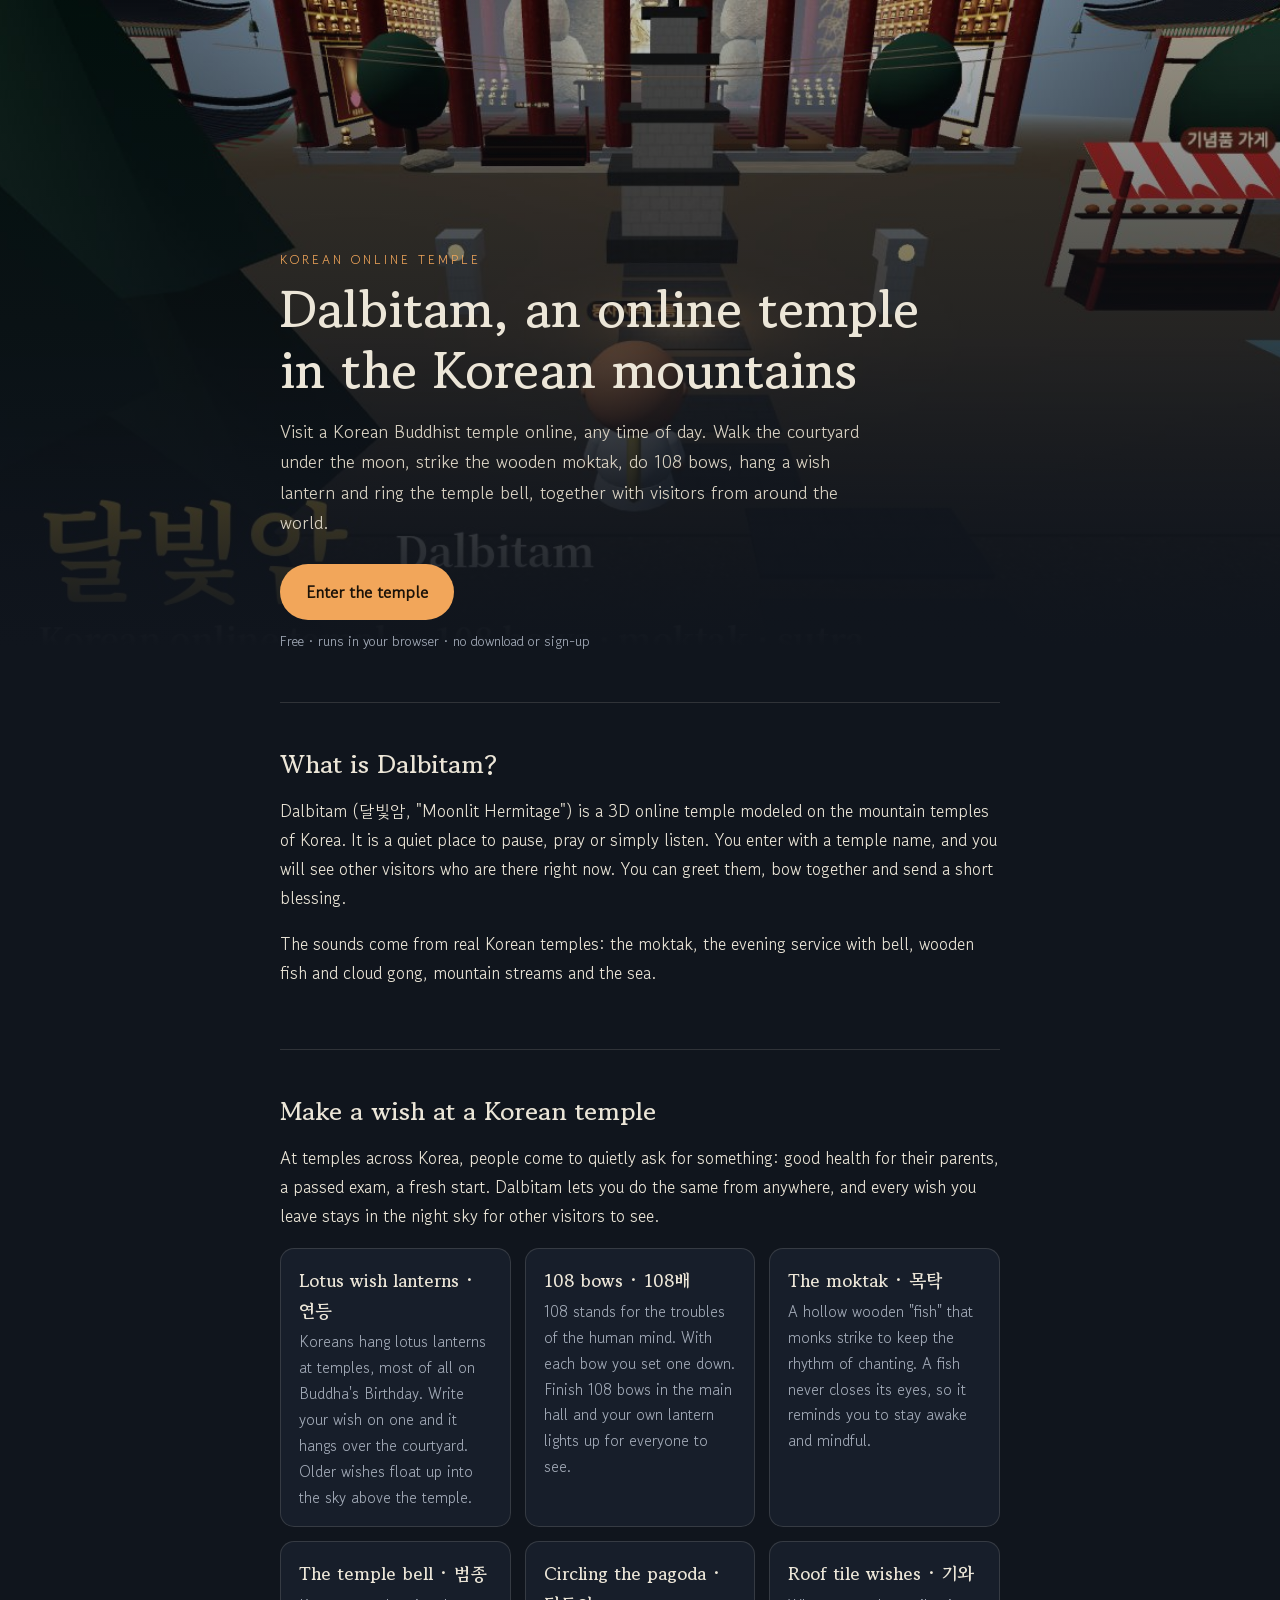
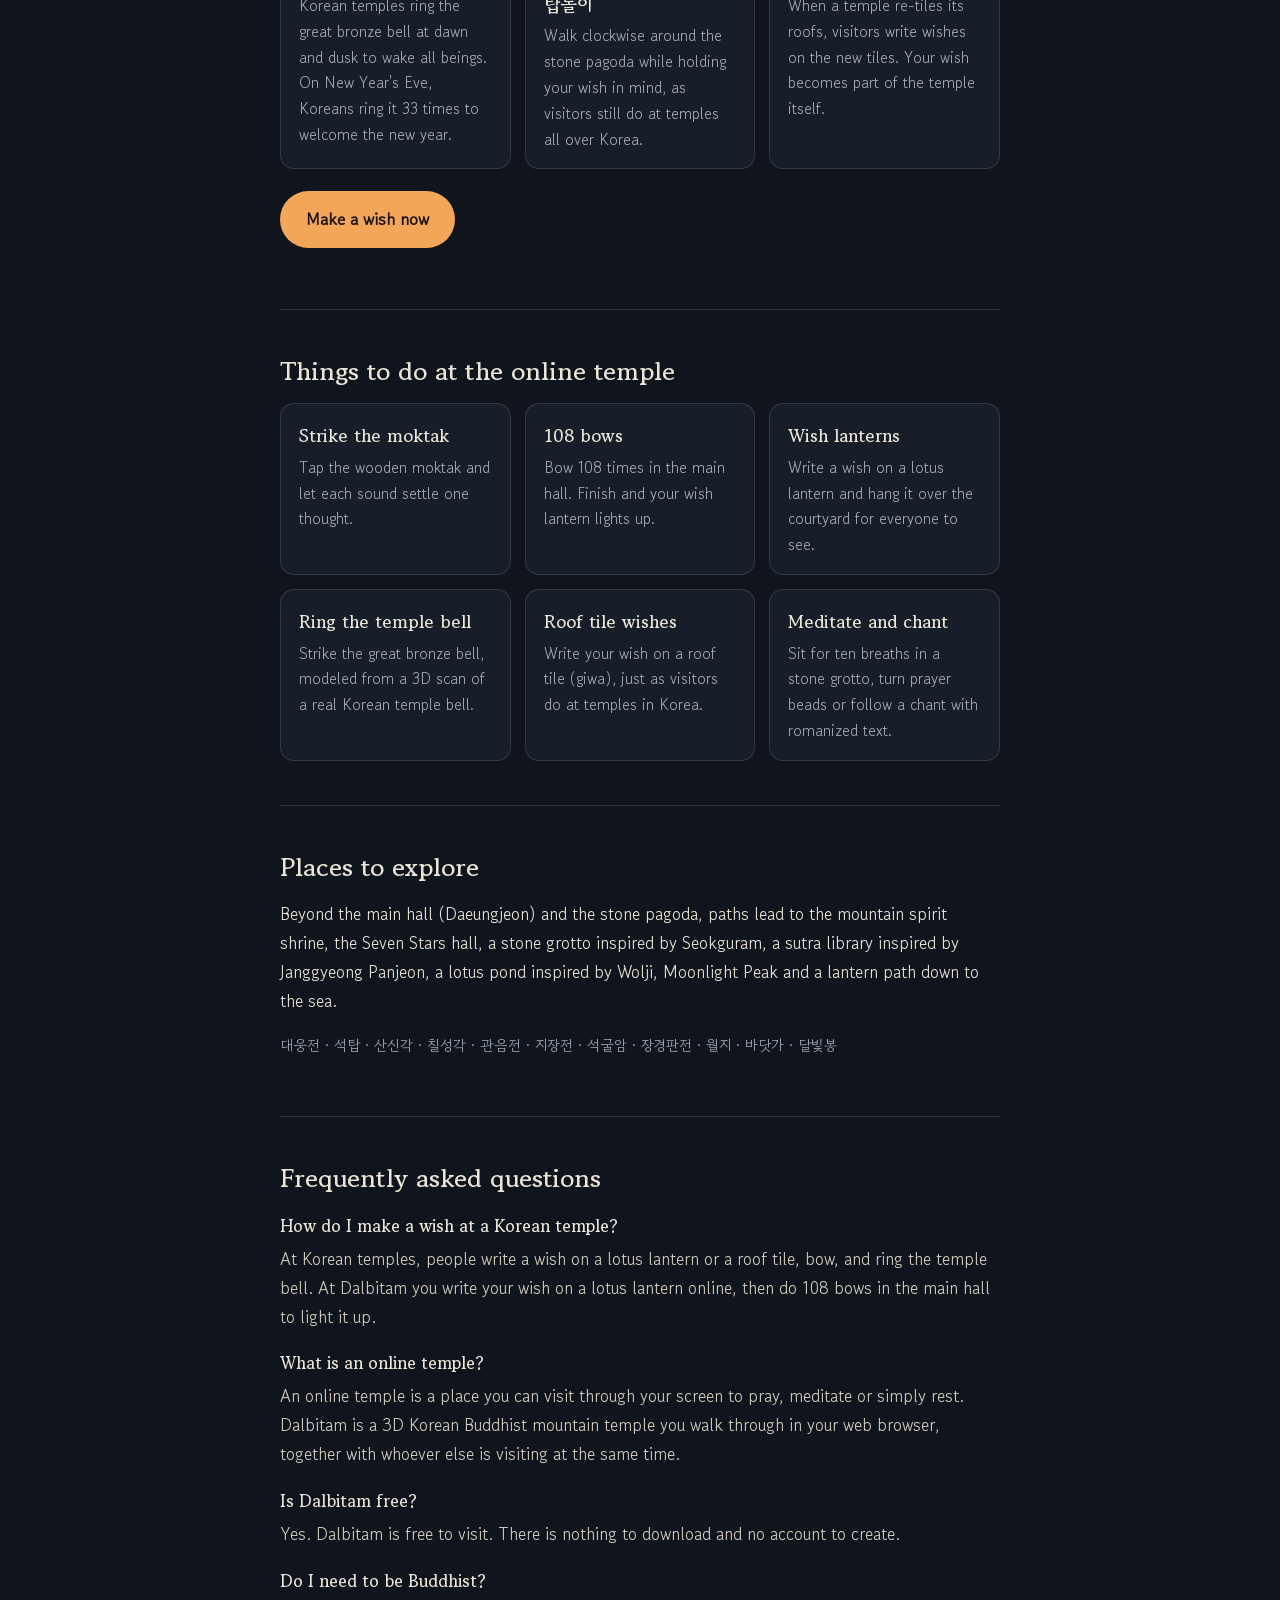
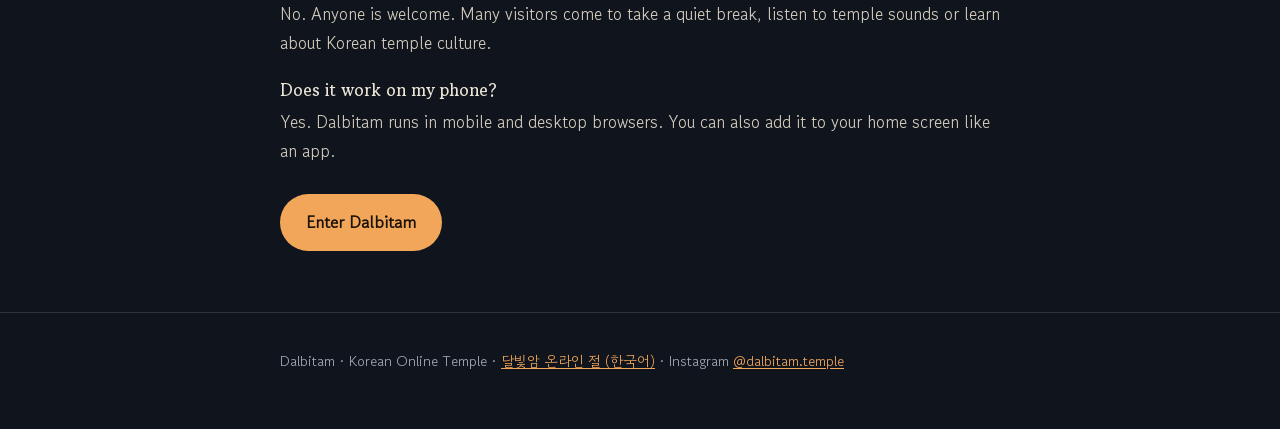
<file: online-temple/index.html>
<!doctype html>
<html lang="en">
<head>
<meta charset="utf-8">
<meta name="viewport" content="width=device-width,initial-scale=1,viewport-fit=cover">
<title>Online Temple · Make a Wish at a Korean Temple | Dalbitam</title>
<meta name="description" content="Make a wish at a Korean temple online. Dalbitam is a free 3D Korean Buddhist mountain temple: hang a lotus wish lantern, do 108 bows, strike the moktak and ring the temple bell with people around the world. No download, no sign-up.">
<link rel="canonical" href="https://dalbitam.vercel.app/online-temple/">
<link rel="alternate" hreflang="en" href="https://dalbitam.vercel.app/online-temple/">
<link rel="alternate" hreflang="ko" href="https://dalbitam.vercel.app/">
<link rel="alternate" hreflang="x-default" href="https://dalbitam.vercel.app/online-temple/">
<meta property="og:type" content="website">
<meta property="og:url" content="https://dalbitam.vercel.app/online-temple/">
<meta property="og:title" content="Dalbitam · Korean Online Temple">
<meta property="og:description" content="Walk a Korean Buddhist mountain temple online. Strike the moktak, do 108 bows, hang a wish lantern. Free, in your browser.">
<meta property="og:image" content="https://dalbitam.vercel.app/og.jpg">
<meta name="twitter:card" content="summary_large_image">
<link rel="icon" href="/icon-192.png">
<link rel="apple-touch-icon" href="/apple-touch-icon.png">
<meta name="theme-color" content="#121a28">
<link rel="stylesheet" href="https://fonts.googleapis.com/css2?family=Gowun+Batang:wght@400;700&family=Gowun+Dodum&display=swap">
<script type="application/ld+json">
{
  "@context": "https://schema.org",
  "@graph": [
    {
      "@type": "WebSite",
      "@id": "https://dalbitam.vercel.app/#website",
      "url": "https://dalbitam.vercel.app/",
      "name": "Dalbitam",
      "alternateName": ["달빛암", "Dalbitam Online Temple", "Korean Online Temple"],
      "inLanguage": ["ko", "en"]
    },
    {
      "@type": "WebApplication",
      "name": "Dalbitam · Korean Online Temple",
      "url": "https://dalbitam.vercel.app/?lang=en",
      "applicationCategory": "LifestyleApplication",
      "operatingSystem": "Any (web browser)",
      "browserRequirements": "Requires a browser with WebGL",
      "offers": { "@type": "Offer", "price": "0", "priceCurrency": "USD" },
      "image": "https://dalbitam.vercel.app/og.jpg",
      "description": "A free 3D online temple modeled on a Korean Buddhist mountain temple. Strike the moktak, do 108 bows, hang wish lanterns and ring the temple bell together with visitors from around the world."
    },
    {
      "@type": "FAQPage",
      "mainEntity": [
        { "@type": "Question", "name": "How do I make a wish at a Korean temple?", "acceptedAnswer": { "@type": "Answer", "text": "At Korean temples, people write a wish on a lotus lantern or a roof tile, bow, and ring the temple bell. At Dalbitam you can write your wish on a lotus lantern online, then do 108 bows in the main hall to light it up." } },
        { "@type": "Question", "name": "What is an online temple?", "acceptedAnswer": { "@type": "Answer", "text": "An online temple is a place you can visit through your screen to pray, meditate or simply rest. Dalbitam is a 3D Korean Buddhist mountain temple you walk through in your web browser, together with whoever else is visiting at the same time." } },
        { "@type": "Question", "name": "Is Dalbitam free?", "acceptedAnswer": { "@type": "Answer", "text": "Yes. Dalbitam is free to visit. There is nothing to download and no account to create." } },
        { "@type": "Question", "name": "Do I need to be Buddhist?", "acceptedAnswer": { "@type": "Answer", "text": "No. Anyone is welcome. Many visitors come to take a quiet break, listen to temple sounds or learn about Korean temple culture." } },
        { "@type": "Question", "name": "Does it work on my phone?", "acceptedAnswer": { "@type": "Answer", "text": "Yes. Dalbitam runs in mobile and desktop browsers. You can also add it to your home screen like an app." } }
      ]
    }
  ]
}
</script>
<style>
:root{--night:#10151d;--card:#171e2a;--line:rgba(236,230,216,.14);--ink:#ece6d8;--mute:#a3abb8;--lantern:#f2a65a;--jade:#3f8f7d;--display:"Gowun Batang",Georgia,serif;--body:"Gowun Dodum",system-ui,sans-serif;color-scheme:dark}
*{box-sizing:border-box}
body{margin:0;background:var(--night);color:var(--ink);font-family:var(--body);line-height:1.7;font-size:17px}
a{color:var(--lantern)}
.wrap{max-width:760px;margin:0 auto;padding:0 20px}
header.hero{position:relative;min-height:78vh;display:flex;align-items:flex-end;background:linear-gradient(180deg,rgba(16,21,29,.15),var(--night) 92%),url(/og.jpg) center/cover no-repeat}
.hero .wrap{padding-bottom:48px}
.eyebrow{letter-spacing:.24em;font-size:.78rem;color:var(--lantern);margin:0 0 8px}
h1{font-family:var(--display);font-size:clamp(2.1rem,6vw,3.2rem);line-height:1.2;margin:0 0 14px;font-weight:700;text-wrap:balance}
.lead{font-size:1.12rem;color:#d9d2c3;max-width:34em;margin:0 0 26px}
.cta{display:inline-block;background:var(--lantern);color:#1b1208;text-decoration:none;font-weight:700;padding:14px 26px;border-radius:999px;font-size:1.05rem}
.cta:hover{filter:brightness(1.08)}
.sub{display:block;margin-top:10px;font-size:.88rem;color:var(--mute)}
section{padding:44px 0;border-top:1px solid var(--line)}
h2{font-family:var(--display);font-size:1.6rem;margin:0 0 16px;line-height:1.3}
h3{font-family:var(--display);font-size:1.12rem;margin:0 0 4px}
.grid{display:grid;grid-template-columns:repeat(auto-fit,minmax(210px,1fr));gap:14px}
.item{background:var(--card);border:1px solid var(--line);border-radius:14px;padding:16px 18px}
.item p{margin:0;color:var(--mute);font-size:.95rem}
.ko{color:var(--mute);font-size:.9rem}
dl dt{font-family:var(--display);font-weight:700;margin-top:18px}
dl dd{margin:4px 0 0;color:#d4cdbf}
footer{padding:36px 0 56px;border-top:1px solid var(--line);color:var(--mute);font-size:.9rem}
</style>
</head>
<body>
<header class="hero">
  <div class="wrap">
    <p class="eyebrow">KOREAN ONLINE TEMPLE</p>
    <h1>Dalbitam, an online temple in the Korean mountains</h1>
    <p class="lead">Visit a Korean Buddhist temple online, any time of day. Walk the courtyard under the moon, strike the wooden moktak, do 108 bows, hang a wish lantern and ring the temple bell, together with visitors from around the world.</p>
    <a class="cta" href="/?lang=en">Enter the temple</a>
    <span class="sub">Free · runs in your browser · no download or sign-up</span>
  </div>
</header>

<main class="wrap">
  <section>
    <h2>What is Dalbitam?</h2>
    <p>Dalbitam (달빛암, "Moonlit Hermitage") is a 3D online temple modeled on the mountain temples of Korea. It is a quiet place to pause, pray or simply listen. You enter with a temple name, and you will see other visitors who are there right now. You can greet them, bow together and send a short blessing.</p>
    <p>The sounds come from real Korean temples: the moktak, the evening service with bell, wooden fish and cloud gong, mountain streams and the sea.</p>
  </section>

  <section id="make-a-wish">
    <h2>Make a wish at a Korean temple</h2>
    <p>At temples across Korea, people come to quietly ask for something: good health for their parents, a passed exam, a fresh start. Dalbitam lets you do the same from anywhere, and every wish you leave stays in the night sky for other visitors to see.</p>
    <div class="grid">
      <div class="item"><h3>Lotus wish lanterns · 연등</h3><p>Koreans hang lotus lanterns at temples, most of all on Buddha's Birthday. Write your wish on one and it hangs over the courtyard. Older wishes float up into the sky above the temple.</p></div>
      <div class="item"><h3>108 bows · 108배</h3><p>108 stands for the troubles of the human mind. With each bow you set one down. Finish 108 bows in the main hall and your own lantern lights up for everyone to see.</p></div>
      <div class="item"><h3>The moktak · 목탁</h3><p>A hollow wooden "fish" that monks strike to keep the rhythm of chanting. A fish never closes its eyes, so it reminds you to stay awake and mindful.</p></div>
      <div class="item"><h3>The temple bell · 범종</h3><p>Korean temples ring the great bronze bell at dawn and dusk to wake all beings. On New Year's Eve, Koreans ring it 33 times to welcome the new year.</p></div>
      <div class="item"><h3>Circling the pagoda · 탑돌이</h3><p>Walk clockwise around the stone pagoda while holding your wish in mind, as visitors still do at temples all over Korea.</p></div>
      <div class="item"><h3>Roof tile wishes · 기와</h3><p>When a temple re-tiles its roofs, visitors write wishes on the new tiles. Your wish becomes part of the temple itself.</p></div>
    </div>
    <p style="margin-top:22px"><a class="cta" href="/?lang=en">Make a wish now</a></p>
  </section>

  <section>
    <h2>Things to do at the online temple</h2>
    <div class="grid">
      <div class="item"><h3>Strike the moktak</h3><p>Tap the wooden moktak and let each sound settle one thought.</p></div>
      <div class="item"><h3>108 bows</h3><p>Bow 108 times in the main hall. Finish and your wish lantern lights up.</p></div>
      <div class="item"><h3>Wish lanterns</h3><p>Write a wish on a lotus lantern and hang it over the courtyard for everyone to see.</p></div>
      <div class="item"><h3>Ring the temple bell</h3><p>Strike the great bronze bell, modeled from a 3D scan of a real Korean temple bell.</p></div>
      <div class="item"><h3>Roof tile wishes</h3><p>Write your wish on a roof tile (giwa), just as visitors do at temples in Korea.</p></div>
      <div class="item"><h3>Meditate and chant</h3><p>Sit for ten breaths in a stone grotto, turn prayer beads or follow a chant with romanized text.</p></div>
    </div>
  </section>

  <section>
    <h2>Places to explore</h2>
    <p>Beyond the main hall (Daeungjeon) and the stone pagoda, paths lead to the mountain spirit shrine, the Seven Stars hall, a stone grotto inspired by Seokguram, a sutra library inspired by Janggyeong Panjeon, a lotus pond inspired by Wolji, Moonlight Peak and a lantern path down to the sea.</p>
    <p class="ko">대웅전 · 석탑 · 산신각 · 칠성각 · 관음전 · 지장전 · 석굴암 · 장경판전 · 월지 · 바닷가 · 달빛봉</p>
  </section>

  <section>
    <h2>Frequently asked questions</h2>
    <dl>
      <dt>How do I make a wish at a Korean temple?</dt>
      <dd>At Korean temples, people write a wish on a lotus lantern or a roof tile, bow, and ring the temple bell. At Dalbitam you write your wish on a lotus lantern online, then do 108 bows in the main hall to light it up.</dd>
      <dt>What is an online temple?</dt>
      <dd>An online temple is a place you can visit through your screen to pray, meditate or simply rest. Dalbitam is a 3D Korean Buddhist mountain temple you walk through in your web browser, together with whoever else is visiting at the same time.</dd>
      <dt>Is Dalbitam free?</dt>
      <dd>Yes. Dalbitam is free to visit. There is nothing to download and no account to create.</dd>
      <dt>Do I need to be Buddhist?</dt>
      <dd>No. Anyone is welcome. Many visitors come to take a quiet break, listen to temple sounds or learn about Korean temple culture.</dd>
      <dt>Does it work on my phone?</dt>
      <dd>Yes. Dalbitam runs in mobile and desktop browsers. You can also add it to your home screen like an app.</dd>
    </dl>
    <p style="margin-top:28px"><a class="cta" href="/?lang=en">Enter Dalbitam</a></p>
  </section>
</main>

<footer>
  <div class="wrap">
    Dalbitam · Korean Online Temple · <a href="/">달빛암 온라인 절 (한국어)</a> · Instagram <a href="https://www.instagram.com/dalbitam.temple/" rel="me">@dalbitam.temple</a>
  </div>
</footer>
</body>
</html>
</file>
